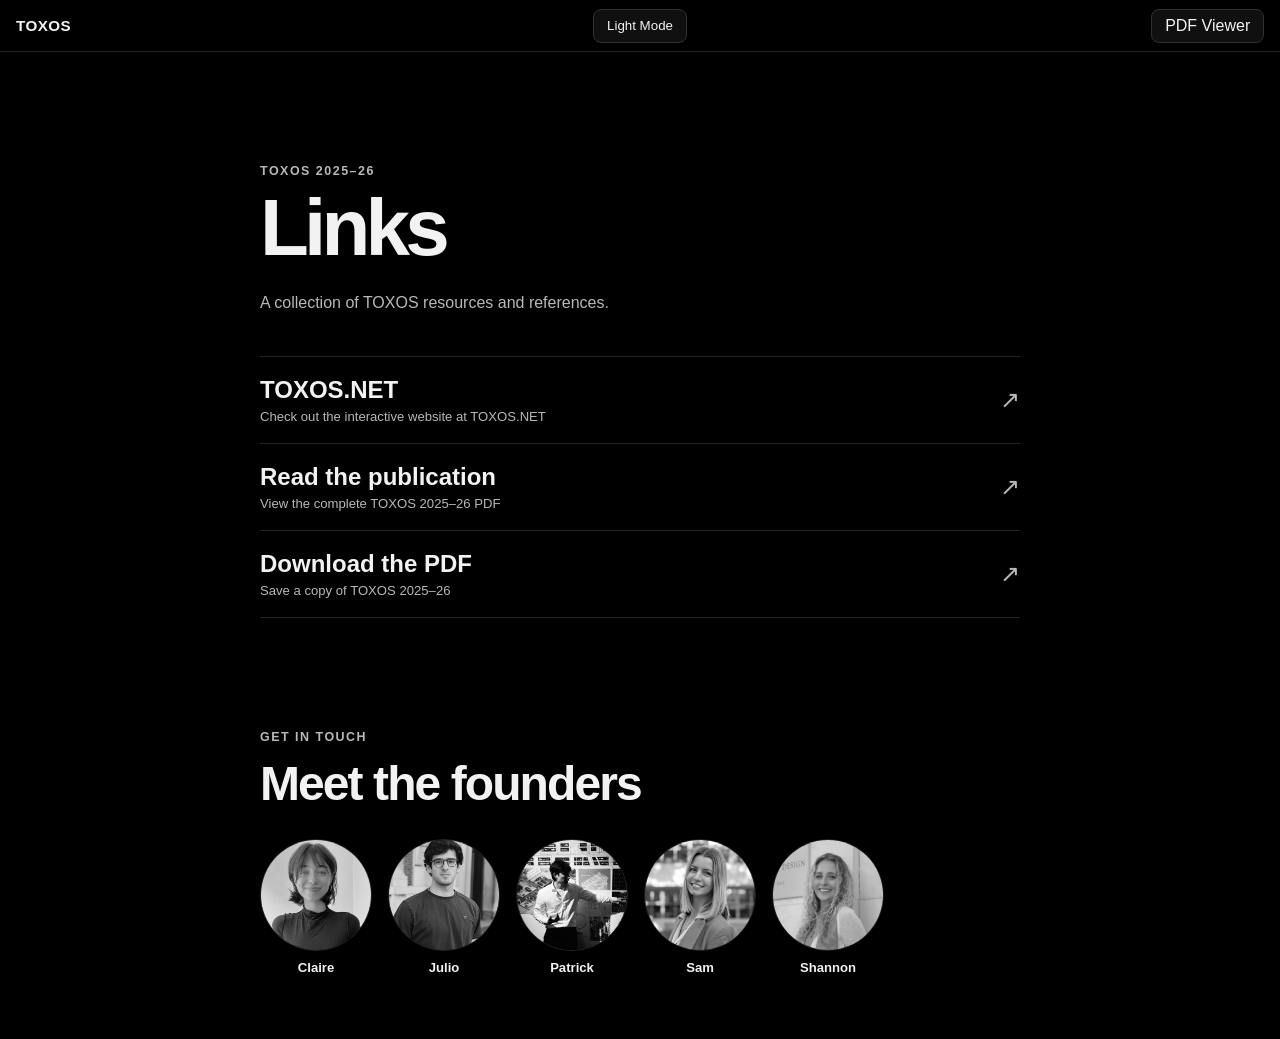
<file: links.html>
<!doctype html>
<html lang="en">
  <head>
    <meta charset="UTF-8" />
    <meta name="viewport" content="width=device-width, initial-scale=1.0" />
    <title>TOXOS — Links</title>
    <link rel="stylesheet" href="./styles.css" />
  </head>
  <body>
    <header class="toolbar">
      <div class="toolbar-group toolbar-group-left">
        <a class="title" href="./index.html">TOXOS</a>
      </div>
      <div class="toolbar-group toolbar-group-center">
        <button id="themeToggle" class="button" type="button" aria-label="Switch theme">
          Light Mode
        </button>
      </div>
      <div class="toolbar-group toolbar-group-right">
        <a class="button" href="./index.html">PDF Viewer</a>
      </div>
    </header>

    <main class="links-shell">
      <p class="links-eyebrow">TOXOS 2025–26</p>
      <h1 class="links-title">Links</h1>
      <p class="links-intro">A collection of TOXOS resources and references.</p>

      <ul class="links-list" aria-label="TOXOS links">
        <li>
          <a href="https://toxos.net" target="_blank" rel="noopener noreferrer">
            <span>TOXOS.NET<small>Check out the interactive website at TOXOS.NET</small></span>
          </a>
        </li>
        <li>
          <a href="./index.html">
            <span>Read the publication<small>View the complete TOXOS 2025–26 PDF</small></span>
          </a>
        </li>
        <li>
          <a href="./TOXOS_25-26.pdf" download="TOXOS_25-26.pdf">
            <span>Download the PDF<small>Save a copy of TOXOS 2025–26</small></span>
          </a>
        </li>
      </ul>

      <section class="contacts" aria-labelledby="contacts-title">
        <p class="links-eyebrow">Get in touch</p>
        <h2 id="contacts-title" class="contacts-title">Meet the founders</h2>
        <div class="contact-bubbles">
          <a class="contact-bubble" href="mailto:cag2289@columbia.edu" aria-label="Email Claire Galla">
            <img src="./imgs/claire.jpeg" alt="Claire Galla" />
            <span>Claire</span>
          </a>
          <a class="contact-bubble" href="mailto:jjv2133@columbia.edu" aria-label="Email Julio Viejo">
            <img src="./imgs/julio.jpg" alt="Julio Viejo" />
            <span>Julio</span>
          </a>
          <a class="contact-bubble" href="mailto:pdr2117@columbia.edu" aria-label="Email Patrick Rodriguez">
            <img src="./imgs/pat.jpeg" alt="Patrick Rodriguez" />
            <span>Patrick</span>
          </a>
          <a class="contact-bubble" href="mailto:sen2140@columbia.edu" aria-label="Email Sam Nowak">
            <img src="./imgs/sam.jpeg" alt="Sam Nowak" />
            <span>Sam</span>
          </a>
          <a class="contact-bubble" href="mailto:ssl2208@columbia.edu" aria-label="Email Shannon Levkovitz">
            <img src="./imgs/shan.jpeg" alt="Shannon Levkovitz" />
            <span>Shannon</span>
          </a>
        </div>
      </section>
    </main>

    <script src="./links.js"></script>
  </body>
</html>
</file>
<file: styles.css>
:root {
  --toolbar-height: 52px;
  --bg: #000000;
  --panel: #ffffff;
  --text: #f2f2f2;
  --muted: #b8b8b8;
  --line: #242424;
  --toolbar-bg: #000000;
  --button-bg: #101010;
  --button-hover: #1a1a1a;
  --button-border: #313131;
  --link-hit: rgba(88, 166, 255, 0.2);
}

body[data-theme="light"] {
  --bg: #f2f4f8;
  --panel: #ffffff;
  --text: #1f2933;
  --muted: #6b7280;
  --line: #d6dce5;
  --toolbar-bg: #f8fafc;
  --button-bg: #ffffff;
  --button-hover: #eef2f7;
  --button-border: #bbc5d5;
}

* {
  box-sizing: border-box;
}

body {
  margin: 0;
  font-family: "Segoe UI", -apple-system, BlinkMacSystemFont, "Helvetica Neue", sans-serif;
  color: var(--text);
  background: var(--bg);
}

.toolbar {
  position: sticky;
  top: 0;
  z-index: 10;
  height: var(--toolbar-height);
  display: grid;
  grid-template-columns: 1fr auto 1fr;
  align-items: center;
  gap: 1rem;
  padding: 0 1rem;
  border-bottom: 1px solid var(--line);
  background: var(--toolbar-bg);
}

.toolbar-group {
  display: flex;
  align-items: center;
  gap: 0.5rem;
}

.toolbar-group-left {
  justify-self: start;
}

.toolbar-group-center {
  justify-self: center;
}

.toolbar-group-right {
  justify-self: end;
}

.title {
  color: var(--text);
  font-size: 0.95rem;
  font-weight: 700;
  letter-spacing: 0.03em;
  text-decoration: none;
}

.title:hover,
.title:focus-visible {
  color: var(--muted);
}

.button {
  display: inline-flex;
  align-items: center;
  justify-content: center;
  height: 34px;
  padding: 0 0.8rem;
  border-radius: 8px;
  border: 1px solid var(--button-border);
  background: var(--button-bg);
  color: var(--text);
  cursor: pointer;
  user-select: none;
  text-decoration: none;
}

.button:hover {
  background: var(--button-hover);
}

#fileInput {
  position: absolute;
  opacity: 0;
  pointer-events: none;
}

.viewer-shell {
  padding: 1rem;
}

.status {
  margin: 0 auto 1rem;
  width: min(1200px, 100%);
  color: var(--muted);
  font-size: 0.92rem;
}

.viewer {
  display: flex;
  flex-direction: column;
  gap: 1rem;
  margin: 0 auto;
  width: min(1200px, 100%);
}

.page {
  position: relative;
  background: var(--panel);
  border: 1px solid var(--line);
  box-shadow: 0 8px 24px rgba(0, 0, 0, 0.35);
}

.page-canvas {
  display: block;
  width: 100%;
  height: auto;
}

.annotation-layer {
  position: absolute;
  inset: 0;
}

.annotation-link {
  position: absolute;
  border-radius: 2px;
  background: transparent;
}

.annotation-link:hover,
.annotation-link:focus-visible {
  background: var(--link-hit);
  outline: 1px solid rgba(37, 99, 235, 0.55);
}

.scroll-hint {
  position: fixed;
  left: 50%;
  bottom: 14px;
  transform: translateX(-50%);
  z-index: 12;
  color: #bfbfbf;
  font-size: 1rem;
  line-height: 1;
  pointer-events: none;
  user-select: none;
  opacity: 0.9;
  animation: scroll-hint-fade 1s ease-in-out infinite;
  transition: opacity 0.25s ease;
}

body[data-theme="light"] .scroll-hint {
  color: #8f8f8f;
}

.scroll-hint.is-hidden {
  opacity: 0;
  animation: none;
}

.links-shell {
  width: min(760px, calc(100% - 2rem));
  margin: 0 auto;
  padding: clamp(3rem, 10vw, 7rem) 0 4rem;
}

.links-eyebrow {
  margin: 0 0 0.75rem;
  color: var(--muted);
  font-size: 0.78rem;
  font-weight: 600;
  letter-spacing: 0.12em;
  text-transform: uppercase;
}

.links-title {
  margin: 0;
  font-size: clamp(2.5rem, 8vw, 5rem);
  font-weight: 700;
  letter-spacing: -0.06em;
  line-height: 0.95;
}

.links-intro {
  max-width: 34rem;
  margin: 1.5rem 0 2.5rem;
  color: var(--muted);
  font-size: 1rem;
  line-height: 1.6;
}

.links-list {
  margin: 0;
  padding: 0;
  list-style: none;
  border-top: 1px solid var(--line);
}

.links-list a {
  display: flex;
  align-items: center;
  justify-content: space-between;
  gap: 1rem;
  padding: 1.2rem 0;
  border-bottom: 1px solid var(--line);
  color: var(--text);
  font-size: clamp(1.1rem, 3vw, 1.5rem);
  font-weight: 600;
  text-decoration: none;
  transition: padding 0.2s ease, color 0.2s ease;
}

.links-list a::after {
  content: "↗";
  color: var(--muted);
  font-weight: 400;
}

.links-list a:hover,
.links-list a:focus-visible {
  padding-right: 0.5rem;
  color: var(--muted);
}

.links-list small {
  display: block;
  margin-top: 0.3rem;
  color: var(--muted);
  font-size: 0.82rem;
  font-weight: 400;
}

.contacts {
  margin-top: clamp(4rem, 10vw, 7rem);
}

.contacts-title {
  margin: 0;
  font-size: clamp(1.8rem, 5vw, 3rem);
  letter-spacing: -0.04em;
}

.contact-bubbles {
  display: flex;
  flex-wrap: wrap;
  gap: 1rem;
  margin-top: 1.75rem;
}

.contact-bubble {
  display: grid;
  gap: 0.55rem;
  justify-items: center;
  color: var(--text);
  font-size: 0.82rem;
  font-weight: 600;
  text-decoration: none;
}

.contact-bubble img {
  width: clamp(76px, 16vw, 112px);
  aspect-ratio: 1;
  border: 1px solid var(--line);
  border-radius: 50%;
  object-fit: cover;
  filter: grayscale(100%);
  transition: filter 0.2s ease, transform 0.2s ease, border-color 0.2s ease;
}

.contact-bubble:hover img,
.contact-bubble:focus-visible img {
  filter: grayscale(0%);
  transform: translateY(-4px);
  border-color: var(--text);
}

.contact-bubble:focus-visible {
  outline: 2px solid var(--text);
  outline-offset: 4px;
  border-radius: 4px;
}

@keyframes scroll-hint-fade {
  0% {
    opacity: 0.9;
  }

  50% {
    opacity: 0.15;
  }

  100% {
    opacity: 0.9;
  }
}

@media (max-width: 720px) {
  .viewer-shell {
    padding: 0.5rem;
  }

  .toolbar {
    grid-template-columns: auto auto;
    grid-template-areas:
      "left right"
      "center center";
    height: auto;
    min-height: var(--toolbar-height);
    padding: 0 0.6rem;
    padding-top: 0.5rem;
    padding-bottom: 0.5rem;
  }

  .toolbar-group-left {
    grid-area: left;
  }

  .toolbar-group-right {
    grid-area: right;
  }

  .toolbar-group-center {
    grid-area: center;
  }

  .links-shell {
    width: min(100% - 1.5rem, 760px);
    padding-top: 3rem;
  }
}
</file>
